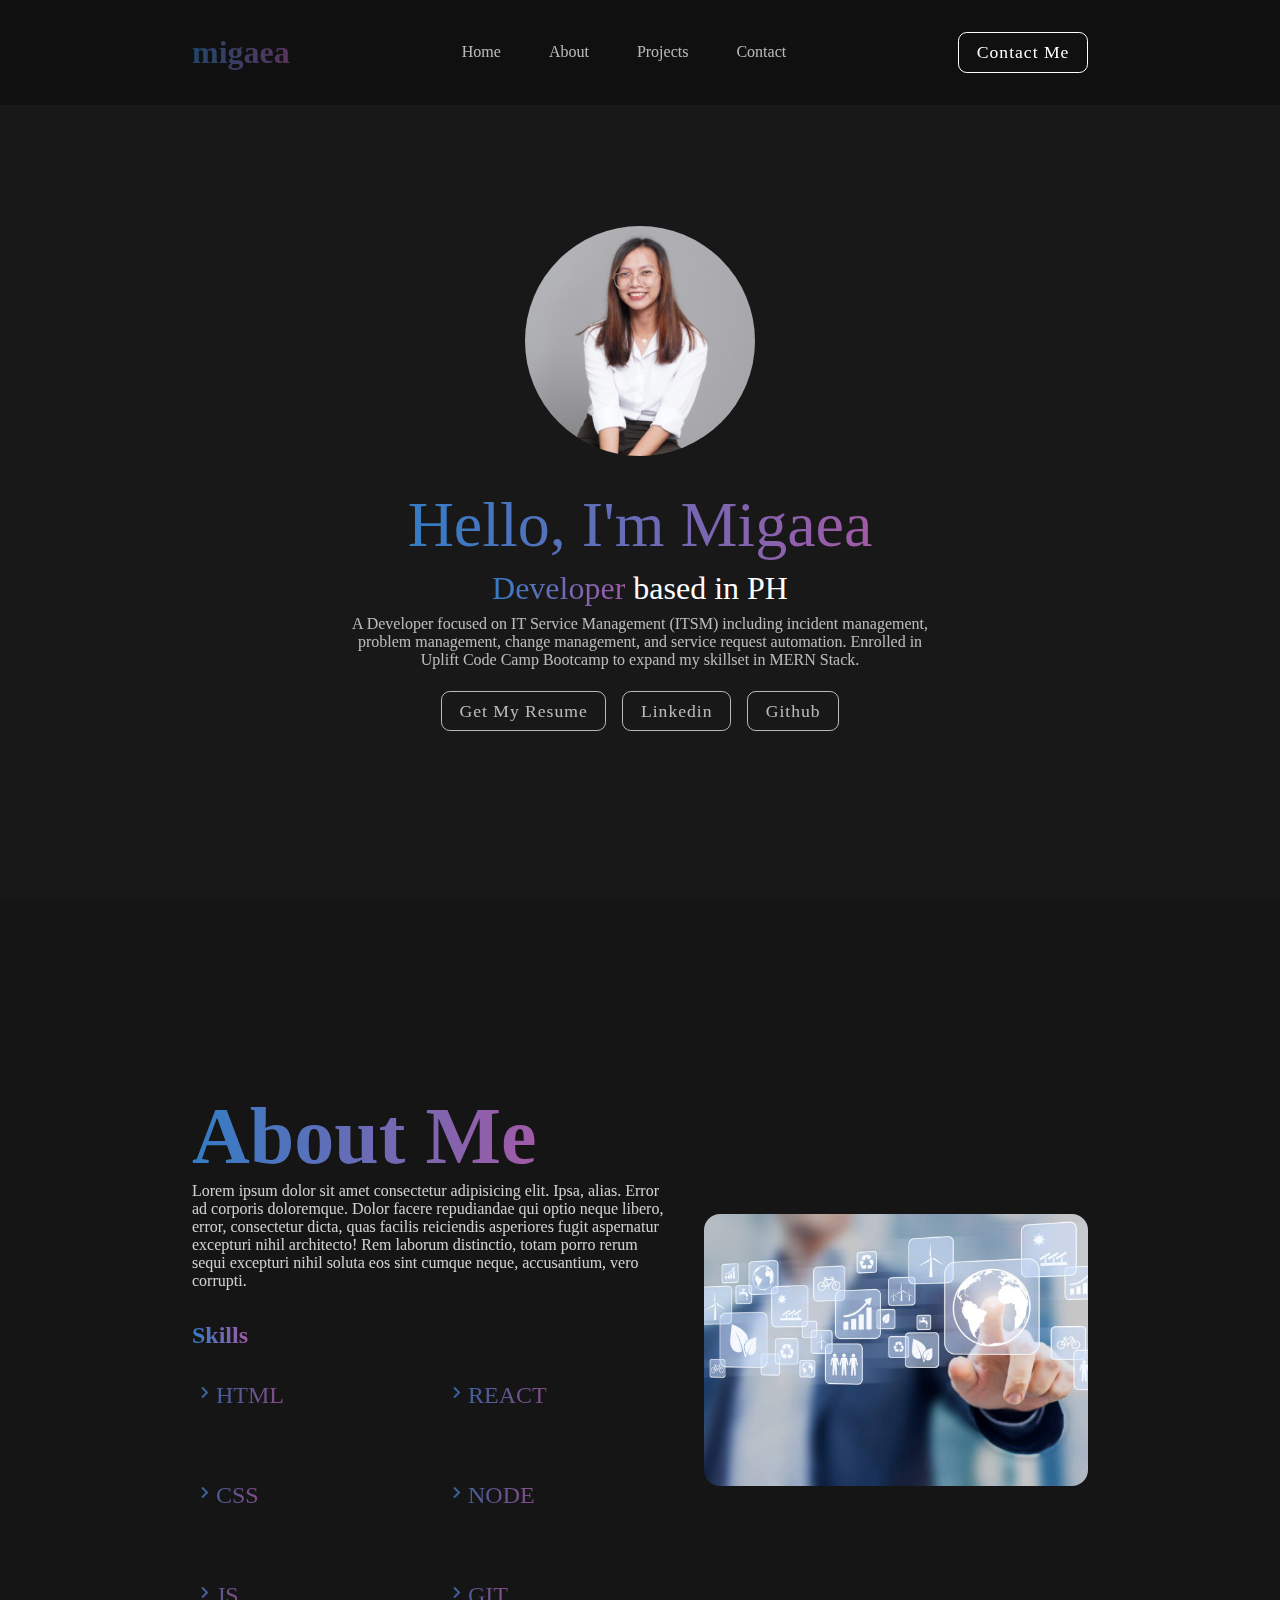
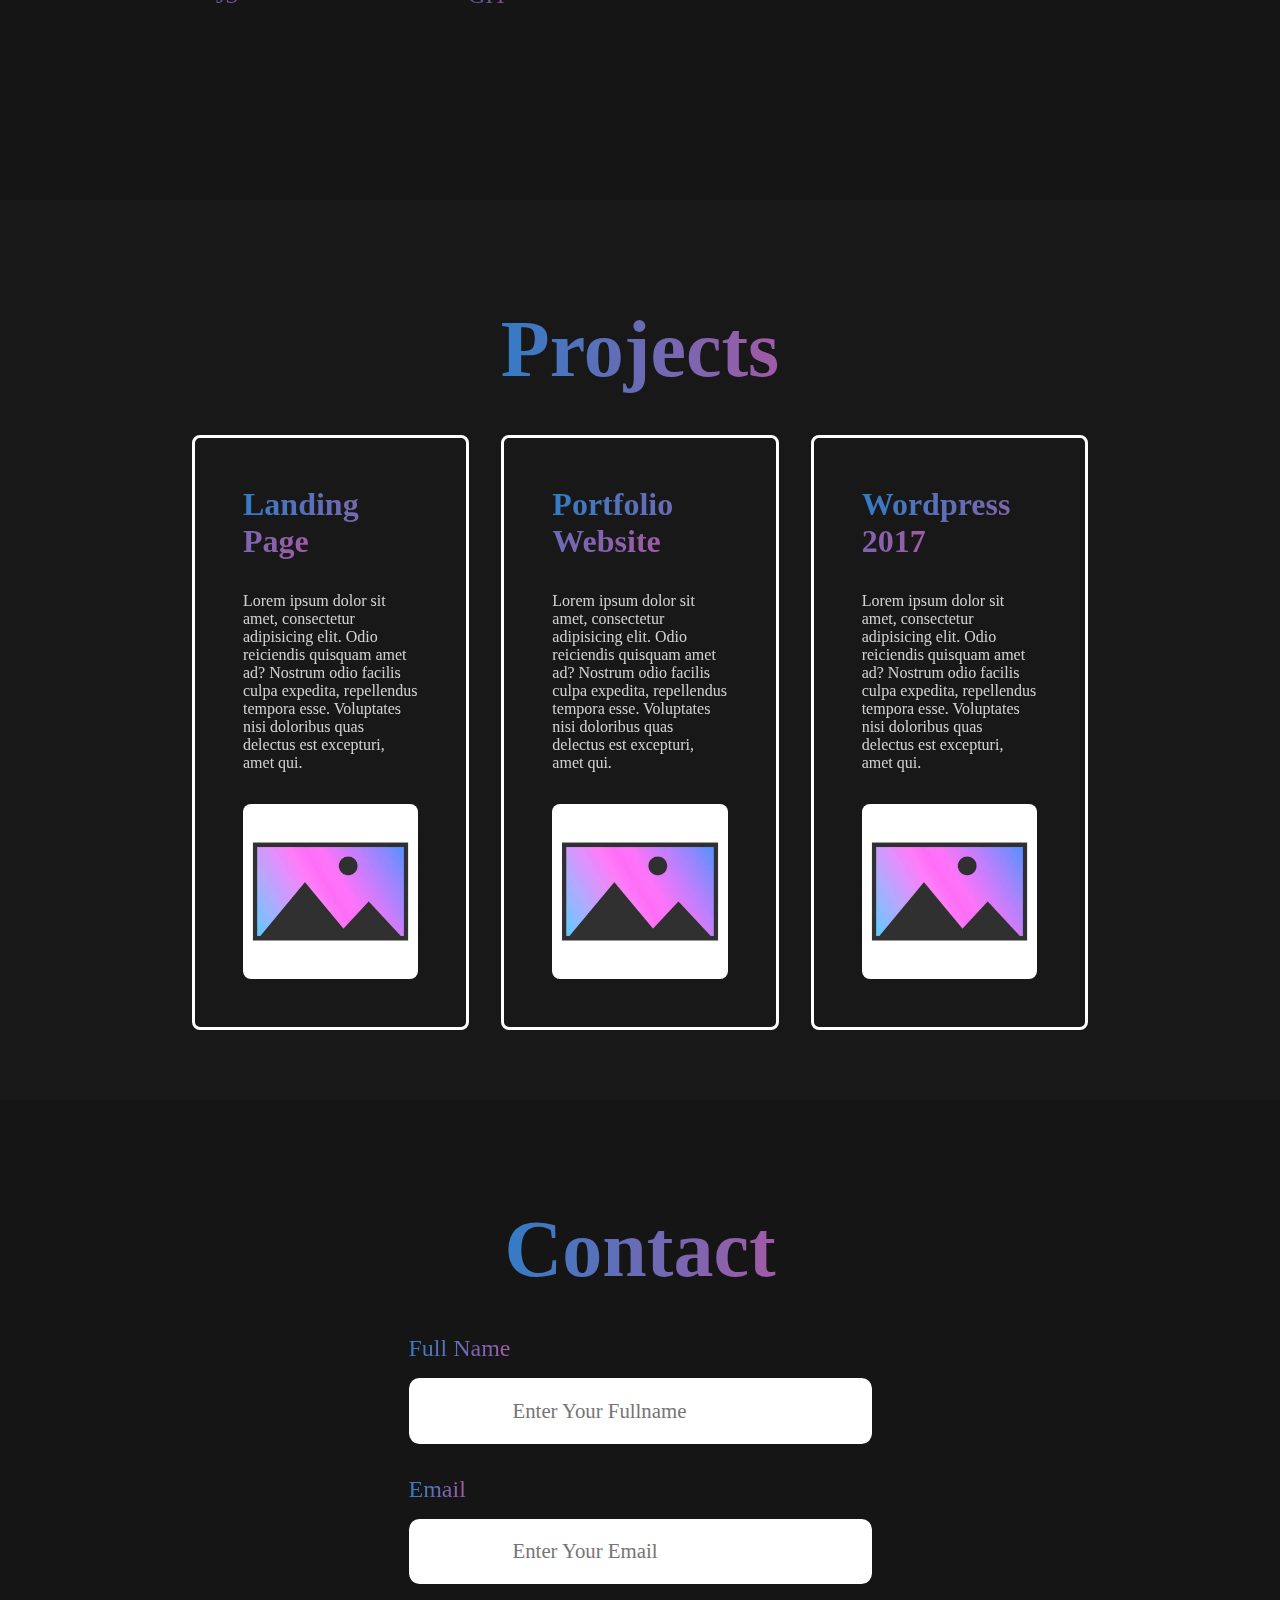
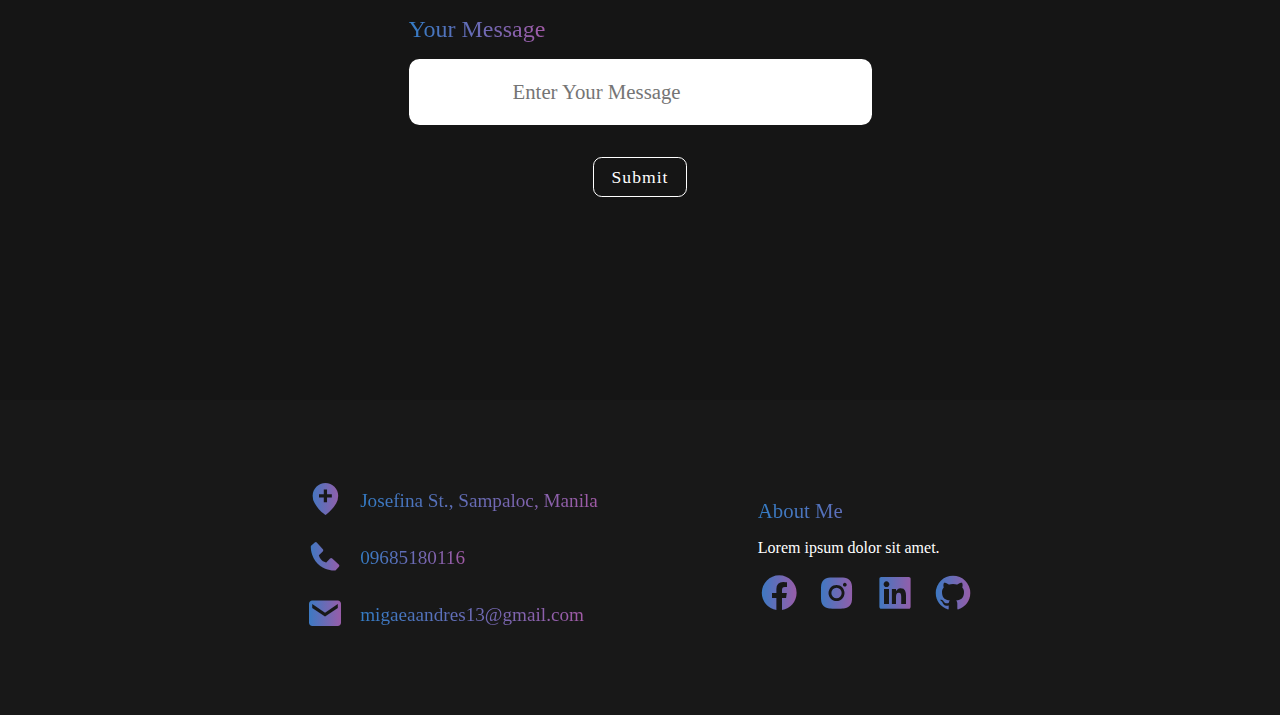
<file: index.html>
<!DOCTYPE html>
<html lang="en">
<head>
    <meta charset="UTF-8">
    <meta name="viewport" content="width=device-width, initial-scale=1.0">
    <title>Project Portfolio</title>
    <link rel="stylesheet" href="styles.css">
    <link href='https://unpkg.com/boxicons@2.1.4/css/boxicons.min.css' rel='stylesheet'>
</head>
<body>
    <nav>
        <a href="#" class="logo"><span>migaea</span></a>

        <ul class="links">
            <a href="#home">Home</a>
            <a href="#about">About</a>
            <a href="#projects">Projects</a>
            <a href="#contact">Contact</a>
        </ul>

            <i class='bx bx-menu-alt-right' id="menu"></i>

            <a href="#contact" class="btn">Contact Me</a>
    </nav>

    <section id="home">
        <img src="assets/mia-photo.png" alt="Mia Photo">

        <div class="info-box">
            <h1><span>Hello, I'm Migaea</span></h1>
            <h3><span>Developer</span> based in PH</h3>
            <p>A Developer focused on IT Service Management (ITSM) including
                incident management, problem management, change management, and service request automation. Enrolled in Uplift Code Camp Bootcamp to expand my skillset in MERN Stack. </p>
        </div>

        <div class="btn-box">
            <div><a  href="assets/resume.pdf" target="_blank">Get My Resume</a></div>
            <div><a  href="https://www.linkedin.com/in/migaea-andres/" target="_blank">Linkedin</a></div>
            <div><a  href="https://github.com/migaea-13/" target="_blank">Github</a></div>
        </div>

    </section>

    <section id="about">
    <div class="about-box">
        <div class="about-info">
        <h1><span>About Me</span></h1>
        <p>Lorem ipsum dolor sit amet consectetur adipisicing elit. Ipsa, alias. Error ad corporis doloremque. Dolor facere repudiandae qui optio neque libero, error, consectetur dicta, quas facilis reiciendis asperiores fugit aspernatur excepturi nihil architecto! Rem laborum distinctio, totam porro rerum sequi excepturi nihil soluta eos sint cumque neque, accusantium, vero corrupti.</p>
        </div>

    <h2><span>Skills</span></h2>

        <div class="skills">
        <ul>
            <li><span><i class='bx bx-chevron-right' ></i>HTML</span></li>
            <li><span><i class='bx bx-chevron-right' ></i>CSS</span></li>
            <li><span><i class='bx bx-chevron-right' ></i>JS</span></li>
        </ul>

        <ul>
            <li><span><i class='bx bx-chevron-right' ></i>REACT</span></li>
            <li><span><i class='bx bx-chevron-right' ></i>NODE</span></li>
            <li><span><i class='bx bx-chevron-right' ></i>GIT</span></li>
        </ul>   

        </div>
    </div>
    <img src="assets/skills.jpg" alt="">
    </section>
    <section id="projects">
        <h1 class="header"><span>Projects</span></h1>

        <div class="projects-container">
            <div class="projects-box">
                <h1><span>Landing Page</span></h1>
                <p>Lorem ipsum dolor sit amet, consectetur adipisicing elit. Odio reiciendis quisquam amet ad? Nostrum odio facilis culpa expedita, repellendus tempora esse. Voluptates nisi doloribus quas delectus est excepturi, amet qui.</p>
                <img src="assets/project-placeholder.jpg" alt="">
            </div>

            <div class="projects-box">
                <h1><span>Portfolio Website</span></h1>
                <p>Lorem ipsum dolor sit amet, consectetur adipisicing elit. Odio reiciendis quisquam amet ad? Nostrum odio facilis culpa expedita, repellendus tempora esse. Voluptates nisi doloribus quas delectus est excepturi, amet qui.</p>
                <img src="assets/project-placeholder.jpg" alt="">
            </div>

            <div class="projects-box">
                <h1><span>Wordpress 2017</span></h1>
                <p>Lorem ipsum dolor sit amet, consectetur adipisicing elit. Odio reiciendis quisquam amet ad? Nostrum odio facilis culpa expedita, repellendus tempora esse. Voluptates nisi doloribus quas delectus est excepturi, amet qui.</p>
                <img src="assets/project-placeholder.jpg" alt="">
            </div>
        </div>
    </section>

    <section id="contact">

        <h1 class="header"><span>Contact</span></h1>
        <form action="#">
            <div class="input-box">
                <span>Full Name</span>
                <input type="text" placeholder="Enter Your Fullname">
            </div>

            <div class="input-box">
                <span>Email</span>
                <input type="text" placeholder="Enter Your Email">
            </div>

            <div class="input-box">
                <span>Your Message</span>
                <input type="text" placeholder="Enter Your Message">
            </div>
            <div class="btn">Submit</div>
        </form>
    </section>


    <footer>
        <div class="col-left">
            <div class="col-box">
                <span><i class='bx bxs-location-plus' ></i></span>
                <span>Josefina St., Sampaloc, Manila</span>
            </div>

            <div class="col-box">
                <span><i class='bx bxs-phone' ></i></span>
                <span>09685180116</span>
            </div>

            <div class="col-box">
                <span><i class='bx bxs-envelope' ></i></span>
                <span>migaeaandres13@gmail.com</span>
            </div>

        </div>
        <div class="col-right">
            <span>About Me</span>
            <p>Lorem ipsum dolor sit amet.</p>
            <div class="social-icons">
            <span><i class='bx bxl-facebook-circle' ></i></span>
            <span><i class='bx bxl-instagram-alt' ></i></span>
            <span><i class='bx bxl-linkedin-square' ></i></span>
            <span><i class='bx bxl-github' ></i></span>
            </div>
        </div>
   
    </footer>

    <script src="script.js"></script>

</body>
</html>
</file>
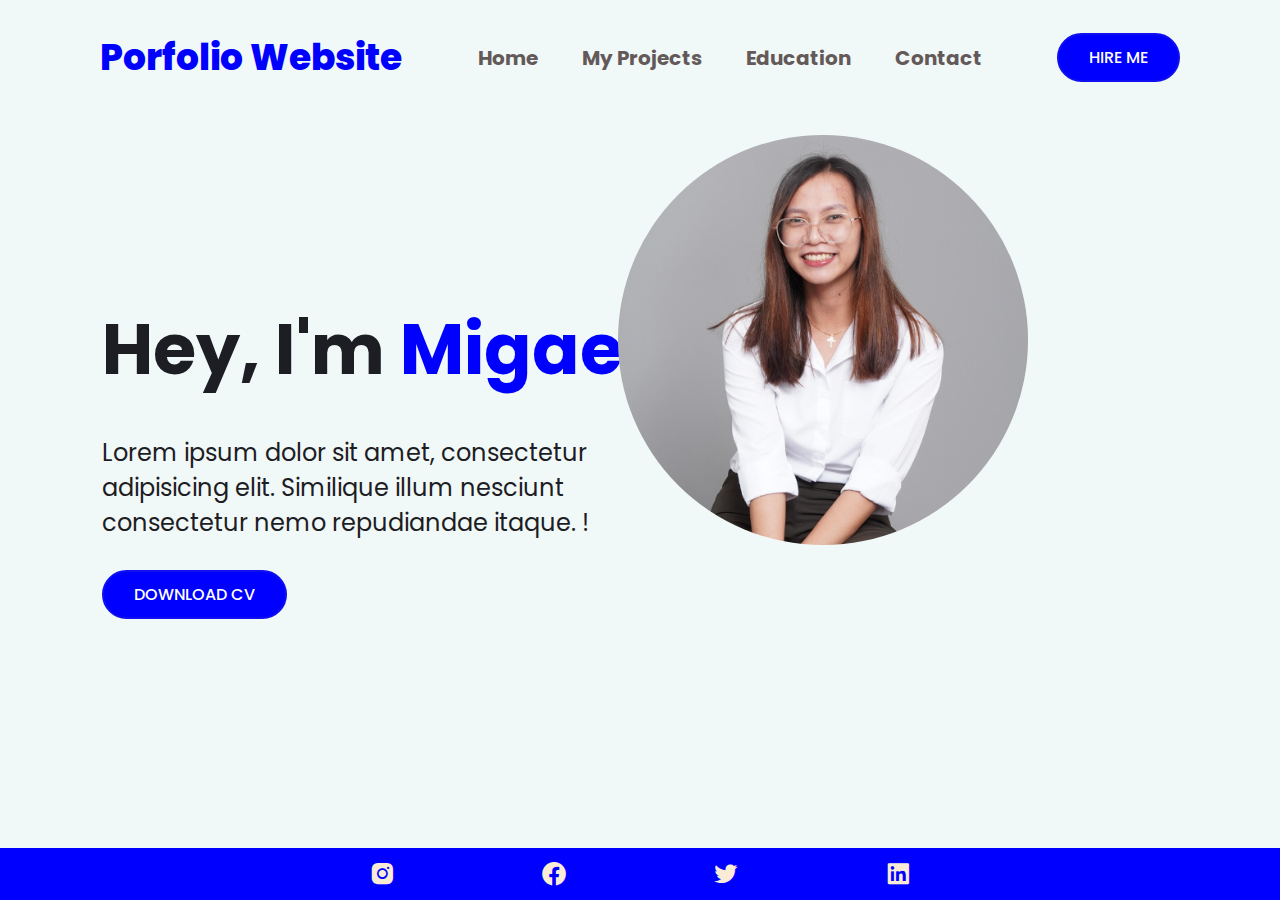
<file: simple-portfolio-website/index.html>
<!DOCTYPE html>
<html lang="en">
<head>
  <meta charset="UTF-8">
  <meta name="viewport" content="width=\, initial-scale=1.0">
  <title>Simple Portfolio Website - Migaea</title>
  <link rel="stylesheet" href="styles.css">
  <link href='https://unpkg.com/boxicons@2.1.4/css/boxicons.min.css' rel='stylesheet'>
</head>
<body>

  <div class="hero">
    <nav>
      <p class="logo">Porfolio Website</p>
      <ul>
        <li><a href="#">Home</a></li>
        <li><a href="#">My Projects</a></li>
        <li><a href="#">Education</a></li>
        <li><a href="#">Contact</a></li>
      </ul>
      <a href="#" class="btn">Hire Me</a>
    </nav>
  </div>
  <div class="detail">
    <h1>Hey, I'm <span>Migaea</span></h1>
    <p>Lorem ipsum dolor sit amet, consectetur adipisicing elit. Similique illum nesciunt consectetur nemo repudiandae itaque. !</p>
    <a href="#" class="btn">Download CV</a>
  </div>
  <div class="image">
    <img src="man.png" alt="Photo of Me">
  </div>
  <footer>
    <div class="socials">
      <i class='bx bxl-instagram-alt'></i>
      <i class='bx bxl-facebook-circle'></i>
      <i class='bx bxl-twitter' ></i>
      <i class='bx bxl-linkedin-square' ></i>
    </div>
  </footer>

  
</body>
</html>
</file>
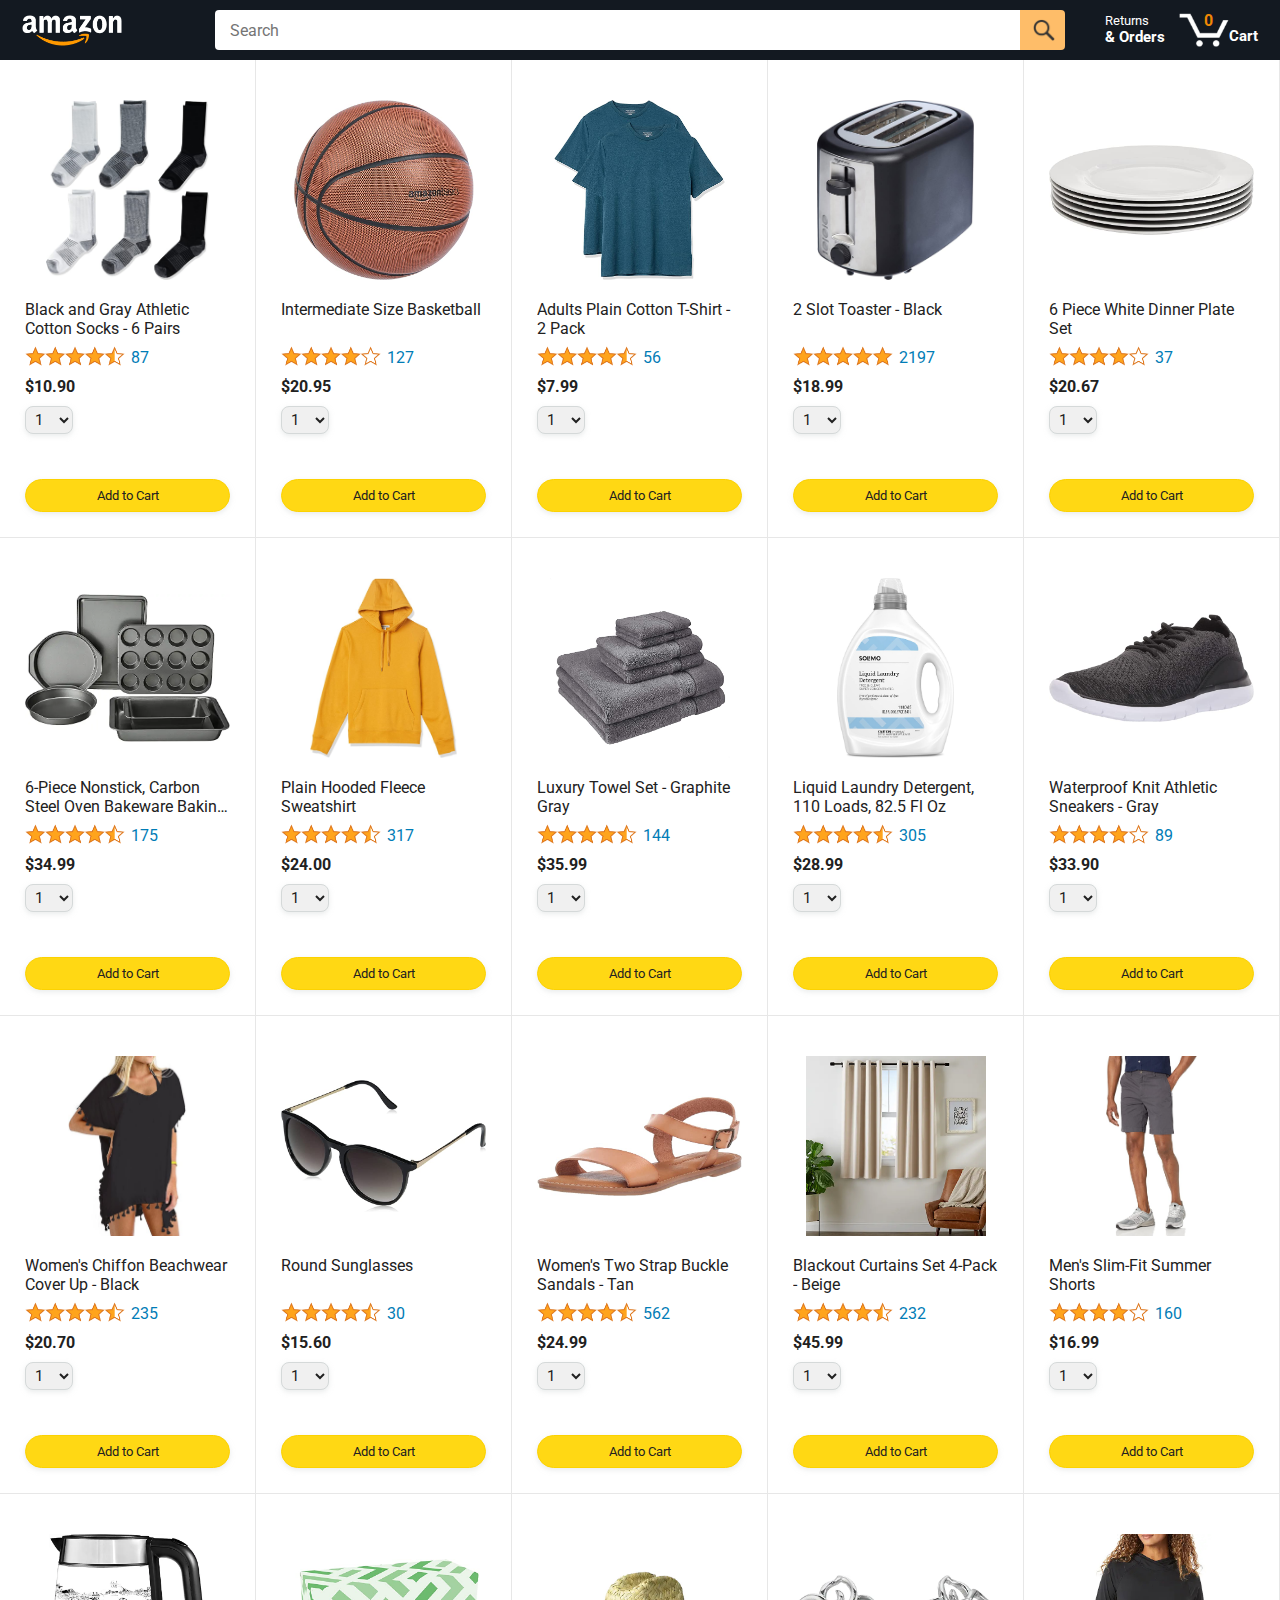
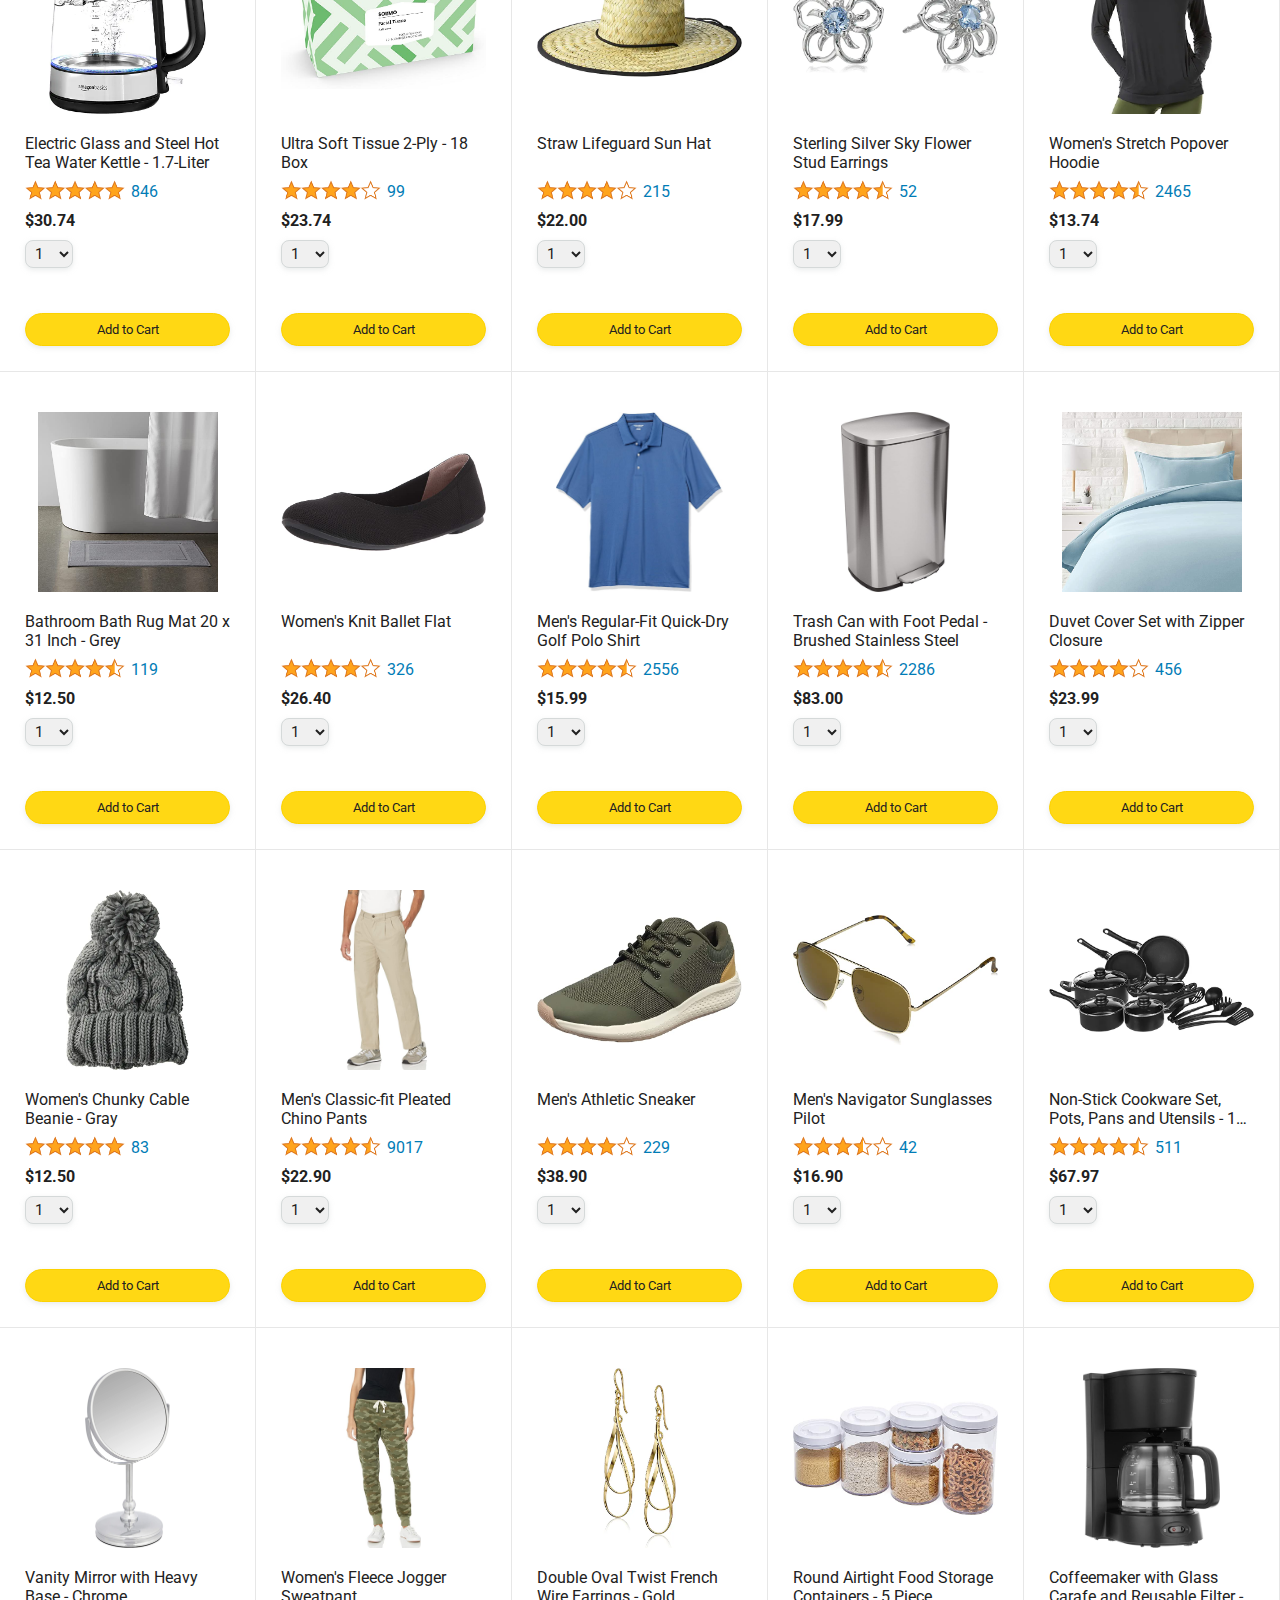
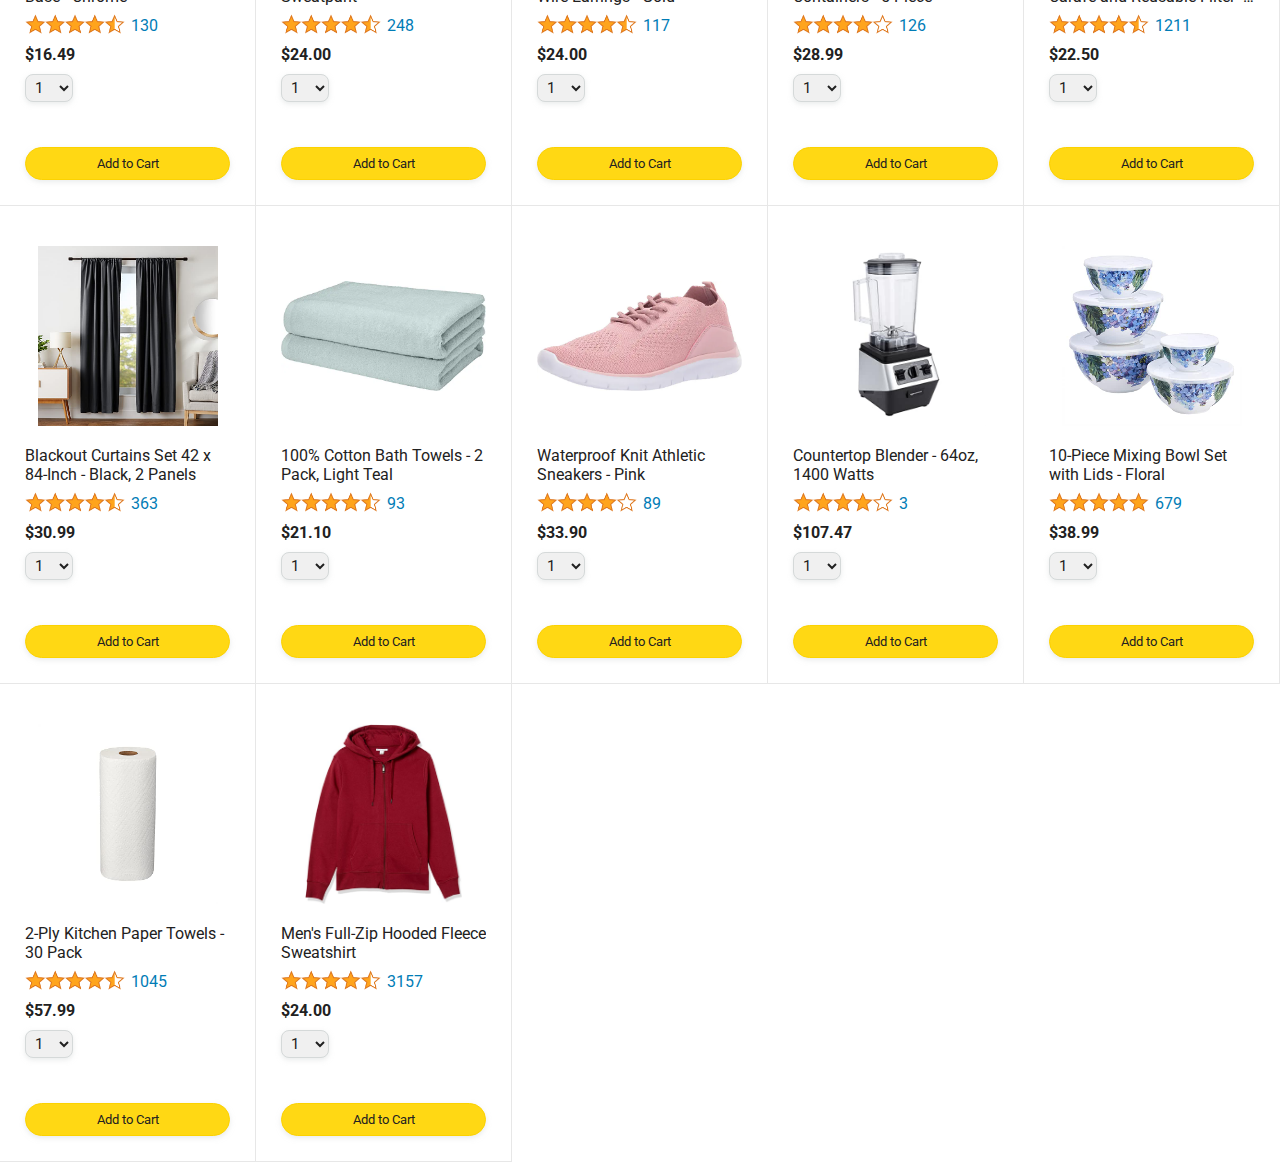
<file: javascript-amazon-project/amazon.html>
<!DOCTYPE html>
<html>
  <head>
    <title>Amazon Project</title>

    <!-- This code is needed for responsive design to work.
      (Responsive design = make the website look good on
      smaller screen sizes like a phone or a tablet). -->
    <meta name="viewport" content="width=device-width, initial-scale=1">

    <!-- Load a font called Roboto from Google Fonts. -->
    <link rel="preconnect" href="https://fonts.googleapis.com">
    <link rel="preconnect" href="https://fonts.gstatic.com" crossorigin>
    <link href="https://fonts.googleapis.com/css2?family=Roboto:wght@400;500;700&display=swap" rel="stylesheet">

    <!-- Here are the CSS files for this page. -->
    <link rel="stylesheet" href="styles/shared/general.css">
    <link rel="stylesheet" href="styles/shared/amazon-header.css">
    <link rel="stylesheet" href="styles/pages/amazon.css">
  </head>
  <body>
    <div class="amazon-header">
      <div class="amazon-header-left-section">
        <a href="amazon.html" class="header-link">
          <img class="amazon-logo"
            src="images/amazon-logo-white.png">
          <img class="amazon-mobile-logo"
            src="images/amazon-mobile-logo-white.png">
        </a>
      </div>

      <div class="amazon-header-middle-section">
        <input class="search-bar" type="text" placeholder="Search">

        <button class="search-button">
          <img class="search-icon" src="images/icons/search-icon.png">
        </button>
      </div>

      <div class="amazon-header-right-section">
        <a class="orders-link header-link" href="orders.html">
          <span class="returns-text">Returns</span>
          <span class="orders-text">& Orders</span>
        </a>

        <a class="cart-link header-link" href="checkout.html">
          <img class="cart-icon" src="images/icons/cart-icon.png">
          <div class="cart-quantity js-cart-quantity">0</div>
          <div class="cart-text">Cart</div>
        </a>
      </div>
    </div>
    
    <div class="main">
      <div class="products-grid js-products-grid">
        
      </div>
    </div>

    <script type="module" src="javascript/amazon.js"></script>
  </body>
</html>
</file>
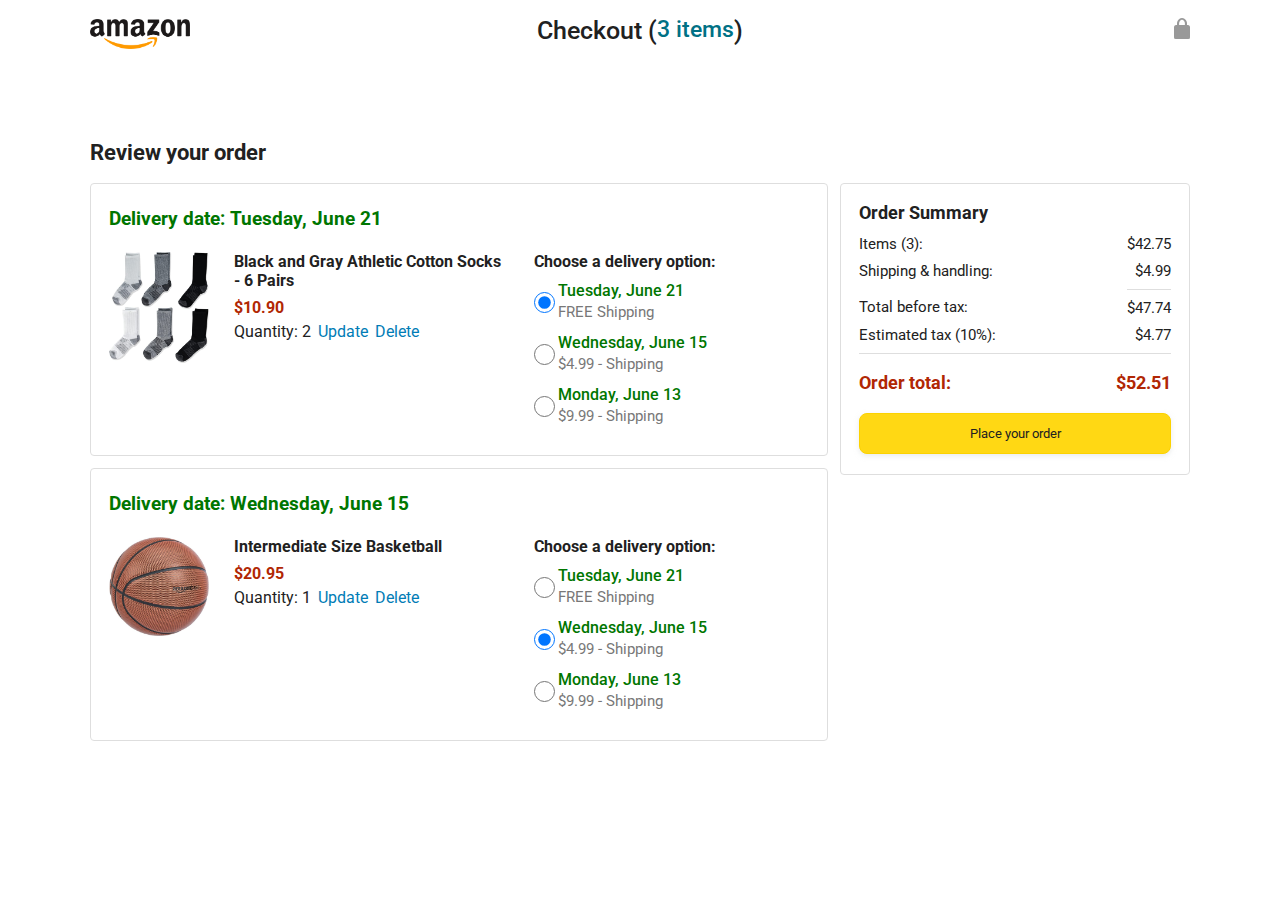
<file: javascript-amazon-project/checkout.html>
<!DOCTYPE html>
<html>
  <head>
    <title>Checkout</title>

    <!-- This code is needed for responsive design to work.
      (Responsive design = make the website look good on
      smaller screen sizes like a phone or a tablet). -->
    <meta name="viewport" content="width=device-width, initial-scale=1">

    <!-- Load a font called Roboto from Google Fonts. -->
    <link rel="preconnect" href="https://fonts.googleapis.com">
    <link rel="preconnect" href="https://fonts.gstatic.com" crossorigin>
    <link href="https://fonts.googleapis.com/css2?family=Roboto:wght@400;500;700&display=swap" rel="stylesheet">

    <!-- Here are the CSS files for this page. -->
    <link rel="stylesheet" href="styles/shared/general.css">
    <link rel="stylesheet" href="styles/pages/checkout/checkout-header.css">
    <link rel="stylesheet" href="styles/pages/checkout/checkout.css">
  </head>
  <body>
    <div class="checkout-header">
      <div class="header-content">
        <div class="checkout-header-left-section">
          <a href="amazon.html">
            <img class="amazon-logo" src="images/amazon-logo.png">
            <img class="amazon-mobile-logo" src="images/amazon-mobile-logo.png">
          </a>
        </div>

        <div class="checkout-header-middle-section">
          Checkout (<a class="return-to-home-link"
            href="amazon.html">3 items</a>)
        </div>

        <div class="checkout-header-right-section">
          <img src="images/icons/checkout-lock-icon.png">
        </div>
      </div>
    </div>

    <div class="main">
      <div class="page-title">Review your order</div>

      <div class="checkout-grid">
        <div class="order-summary">
          <div class="cart-item-container">
            <div class="delivery-date">
              Delivery date: Tuesday, June 21
            </div>

            <div class="cart-item-details-grid">
              <img class="product-image"
                src="images/products/athletic-cotton-socks-6-pairs.jpg">

              <div class="cart-item-details">
                <div class="product-name">
                  Black and Gray Athletic Cotton Socks - 6 Pairs
                </div>
                <div class="product-price">
                  $10.90
                </div>
                <div class="product-quantity">
                  <span>
                    Quantity: <span class="quantity-label">2</span>
                  </span>
                  <span class="update-quantity-link link-primary">
                    Update
                  </span>
                  <span class="delete-quantity-link link-primary">
                    Delete
                  </span>
                </div>
              </div>

              <div class="delivery-options">
                <div class="delivery-options-title">
                  Choose a delivery option:
                </div>
                <div class="delivery-option">
                  <input type="radio" checked
                    class="delivery-option-input"
                    name="delivery-option-1">
                  <div>
                    <div class="delivery-option-date">
                      Tuesday, June 21
                    </div>
                    <div class="delivery-option-price">
                      FREE Shipping
                    </div>
                  </div>
                </div>
                <div class="delivery-option">
                  <input type="radio"
                    class="delivery-option-input"
                    name="delivery-option-1">
                  <div>
                    <div class="delivery-option-date">
                      Wednesday, June 15
                    </div>
                    <div class="delivery-option-price">
                      $4.99 - Shipping
                    </div>
                  </div>
                </div>
                <div class="delivery-option">
                  <input type="radio"
                    class="delivery-option-input"
                    name="delivery-option-1">
                  <div>
                    <div class="delivery-option-date">
                      Monday, June 13
                    </div>
                    <div class="delivery-option-price">
                      $9.99 - Shipping
                    </div>
                  </div>
                </div>
              </div>
            </div>
          </div>

          <div class="cart-item-container">
            <div class="delivery-date">
              Delivery date: Wednesday, June 15
            </div>

            <div class="cart-item-details-grid">
              <img class="product-image"
                src="images/products/intermediate-composite-basketball.jpg">

              <div class="cart-item-details">
                <div class="product-name">
                  Intermediate Size Basketball
                </div>
                <div class="product-price">
                  $20.95
                </div>
                <div class="product-quantity">
                  <span>
                    Quantity: <span class="quantity-label">1</span>
                  </span>
                  <span class="update-quantity-link link-primary">
                    Update
                  </span>
                  <span class="delete-quantity-link link-primary">
                    Delete
                  </span>
                </div>
              </div>

              <div class="delivery-options">
                <div class="delivery-options-title">
                  Choose a delivery option:
                </div>

                <div class="delivery-option">
                  <input type="radio" class="delivery-option-input"
                    name="delivery-option-2">
                  <div>
                    <div class="delivery-option-date">
                      Tuesday, June 21
                    </div>
                    <div class="delivery-option-price">
                      FREE Shipping
                    </div>
                  </div>
                </div>
                <div class="delivery-option">
                  <input type="radio" checked class="delivery-option-input"
                    name="delivery-option-2">
                  <div>
                    <div class="delivery-option-date">
                      Wednesday, June 15
                    </div>
                    <div class="delivery-option-price">
                      $4.99 - Shipping
                    </div>
                  </div>
                </div>
                <div class="delivery-option">
                  <input type="radio" class="delivery-option-input"
                    name="delivery-option-2">
                  <div>
                    <div class="delivery-option-date">
                      Monday, June 13
                    </div>
                    <div class="delivery-option-price">
                      $9.99 - Shipping
                    </div>
                  </div>
                </div>
              </div>
            </div>
          </div>
        </div>

        <div class="payment-summary">
          <div class="payment-summary-title">
            Order Summary
          </div>

          <div class="payment-summary-row">
            <div>Items (3):</div>
            <div class="payment-summary-money">$42.75</div>
          </div>

          <div class="payment-summary-row">
            <div>Shipping &amp; handling:</div>
            <div class="payment-summary-money">$4.99</div>
          </div>

          <div class="payment-summary-row subtotal-row">
            <div>Total before tax:</div>
            <div class="payment-summary-money">$47.74</div>
          </div>

          <div class="payment-summary-row">
            <div>Estimated tax (10%):</div>
            <div class="payment-summary-money">$4.77</div>
          </div>

          <div class="payment-summary-row total-row">
            <div>Order total:</div>
            <div class="payment-summary-money">$52.51</div>
          </div>

          <button class="place-order-button button-primary">
            Place your order
          </button>
        </div>
      </div>
    </div>
  </body>
</html>
</file>
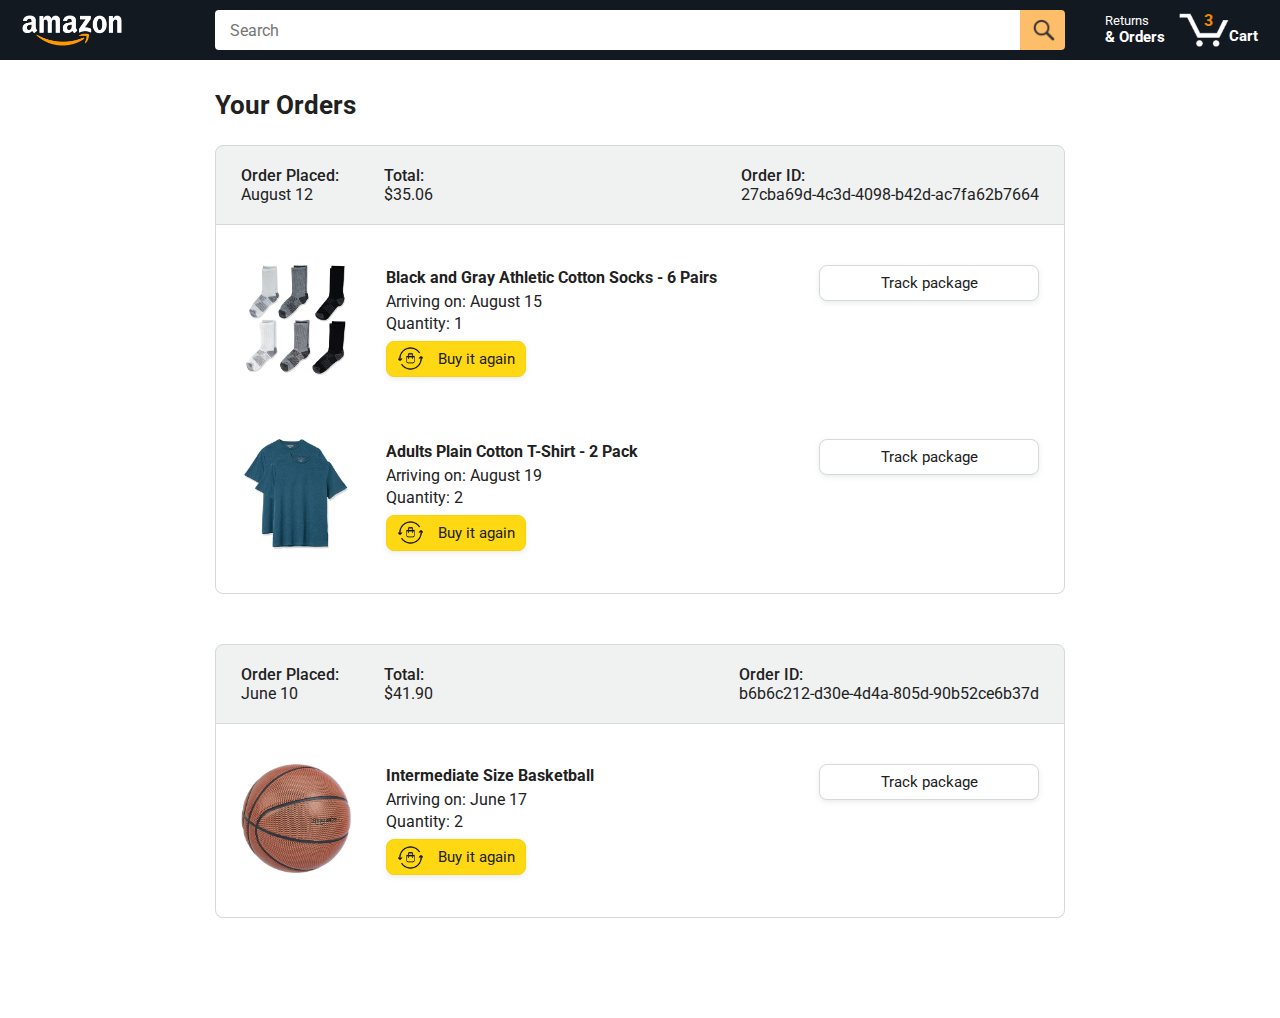
<file: javascript-amazon-project/orders.html>
<!DOCTYPE html>
<html>
  <head>
    <title>Orders</title>

    <!-- This code is needed for responsive design to work.
      (Responsive design = make the website look good on
      smaller screen sizes like a phone or a tablet). -->
    <meta name="viewport" content="width=device-width, initial-scale=1">

    <!-- Load a font called Roboto from Google Fonts. -->
    <link rel="preconnect" href="https://fonts.googleapis.com">
    <link rel="preconnect" href="https://fonts.gstatic.com" crossorigin>
    <link href="https://fonts.googleapis.com/css2?family=Roboto:wght@400;500;700&display=swap" rel="stylesheet">

    <!-- Here are the CSS files for this page. -->
    <link rel="stylesheet" href="styles/shared/general.css">
    <link rel="stylesheet" href="styles/shared/amazon-header.css">
    <link rel="stylesheet" href="styles/pages/orders.css">
  </head>
  <body>
    <div class="amazon-header">
      <div class="amazon-header-left-section">
        <a href="amazon.html" class="header-link">
          <img class="amazon-logo"
            src="images/amazon-logo-white.png">
          <img class="amazon-mobile-logo"
            src="images/amazon-mobile-logo-white.png">
        </a>
      </div>

      <div class="amazon-header-middle-section">
        <input class="search-bar" type="text" placeholder="Search">

        <button class="search-button">
          <img class="search-icon" src="images/icons/search-icon.png">
        </button>
      </div>

      <div class="amazon-header-right-section">
        <a class="orders-link header-link" href="orders.html">
          <span class="returns-text">Returns</span>
          <span class="orders-text">& Orders</span>
        </a>

        <a class="cart-link header-link" href="checkout.html">
          <img class="cart-icon" src="images/icons/cart-icon.png">
          <div class="cart-quantity">3</div>
          <div class="cart-text">Cart</div>
        </a>
      </div>
    </div>

    <div class="main">
      <div class="page-title">Your Orders</div>

      <div class="orders-grid">
        <div class="order-container">
          
          <div class="order-header">
            <div class="order-header-left-section">
              <div class="order-date">
                <div class="order-header-label">Order Placed:</div>
                <div>August 12</div>
              </div>
              <div class="order-total">
                <div class="order-header-label">Total:</div>
                <div>$35.06</div>
              </div>
            </div>

            <div class="order-header-right-section">
              <div class="order-header-label">Order ID:</div>
              <div>27cba69d-4c3d-4098-b42d-ac7fa62b7664</div>
            </div>
          </div>

          <div class="order-details-grid">
            <div class="product-image-container">
              <img src="images/products/athletic-cotton-socks-6-pairs.jpg">
            </div>

            <div class="product-details">
              <div class="product-name">
                Black and Gray Athletic Cotton Socks - 6 Pairs
              </div>
              <div class="product-delivery-date">
                Arriving on: August 15
              </div>
              <div class="product-quantity">
                Quantity: 1
              </div>
              <button class="buy-again-button button-primary">
                <img class="buy-again-icon" src="images/icons/buy-again.png">
                <span class="buy-again-message">Buy it again</span>
              </button>
            </div>

            <div class="product-actions">
              <a href="tracking.html">
                <button class="track-package-button button-secondary">
                  Track package
                </button>
              </a>
            </div>

            <div class="product-image-container">
              <img src="images/products/adults-plain-cotton-tshirt-2-pack-teal.jpg">
            </div>

            <div class="product-details">
              <div class="product-name">
                Adults Plain Cotton T-Shirt - 2 Pack
              </div>
              <div class="product-delivery-date">
                Arriving on: August 19
              </div>
              <div class="product-quantity">
                Quantity: 2
              </div>
              <button class="buy-again-button button-primary">
                <img class="buy-again-icon" src="images/icons/buy-again.png">
                <span class="buy-again-message">Buy it again</span>
              </button>
            </div>

            <div class="product-actions">
              <a href="tracking.html">
                <button class="track-package-button button-secondary">
                  Track package
                </button>
              </a>
            </div>
          </div>
        </div>

        <div class="order-container">

          <div class="order-header">
            <div class="order-header-left-section">
              <div class="order-date">
                <div class="order-header-label">Order Placed:</div>
                <div>June 10</div>
              </div>
              <div class="order-total">
                <div class="order-header-label">Total:</div>
                <div>$41.90</div>
              </div>
            </div>

            <div class="order-header-right-section">
              <div class="order-header-label">Order ID:</div>
              <div>b6b6c212-d30e-4d4a-805d-90b52ce6b37d</div>
            </div>
          </div>

          <div class="order-details-grid">
            <div class="product-image-container">
              <img src="images/products/intermediate-composite-basketball.jpg">
            </div>

            <div class="product-details">
              <div class="product-name">
                Intermediate Size Basketball
              </div>
              <div class="product-delivery-date">
                Arriving on: June 17
              </div>
              <div class="product-quantity">
                Quantity: 2
              </div>
              <button class="buy-again-button button-primary">
                <img class="buy-again-icon" src="images/icons/buy-again.png">
                <span class="buy-again-message">Buy it again</span>
              </button>
            </div>

            <div class="product-actions">
              <a href="tracking.html">
                <button class="track-package-button button-secondary">
                  Track package
                </button>
              </a>
            </div>
          </div>
        </div>
      </div>
    </div>
  </body>
</html>
</file>
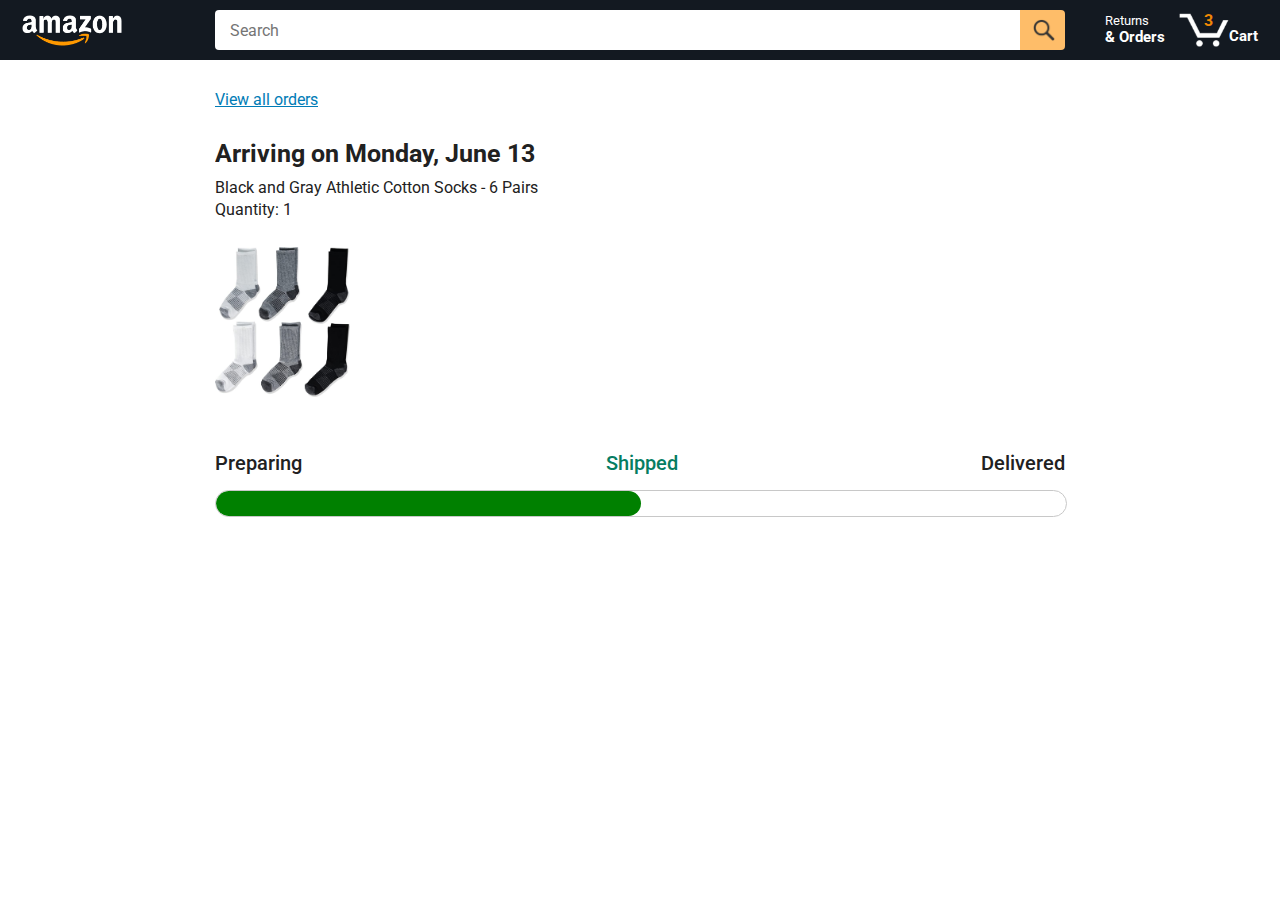
<file: javascript-amazon-project/tracking.html>
<!DOCTYPE html>
<html>
  <head>
    <title>Tracking</title>

    <!-- This code is needed for responsive design to work.
      (Responsive design = make the website look good on
      smaller screen sizes like a phone or a tablet). -->
    <meta name="viewport" content="width=device-width, initial-scale=1">

    <!-- Load a font called Roboto from Google Fonts. -->
    <link rel="preconnect" href="https://fonts.googleapis.com">
    <link rel="preconnect" href="https://fonts.gstatic.com" crossorigin>
    <link href="https://fonts.googleapis.com/css2?family=Roboto:wght@400;500;700&display=swap" rel="stylesheet">

    <!-- Here are the CSS files for this page. -->
    <link rel="stylesheet" href="styles/shared/general.css">
    <link rel="stylesheet" href="styles/shared/amazon-header.css">
    <link rel="stylesheet" href="styles/pages/tracking.css">
  </head>
  <body>
    <div class="amazon-header">
      <div class="amazon-header-left-section">
        <a href="amazon.html" class="header-link">
          <img class="amazon-logo"
            src="images/amazon-logo-white.png">
          <img class="amazon-mobile-logo"
            src="images/amazon-mobile-logo-white.png">
        </a>
      </div>

      <div class="amazon-header-middle-section">
        <input class="search-bar" type="text" placeholder="Search">

        <button class="search-button">
          <img class="search-icon" src="images/icons/search-icon.png">
        </button>
      </div>

      <div class="amazon-header-right-section">
        <a class="orders-link header-link" href="orders.html">
          <span class="returns-text">Returns</span>
          <span class="orders-text">& Orders</span>
        </a>

        <a class="cart-link header-link" href="checkout.html">
          <img class="cart-icon" src="images/icons/cart-icon.png">
          <div class="cart-quantity">3</div>
          <div class="cart-text">Cart</div>
        </a>
      </div>
    </div>

    <div class="main">
      <div class="order-tracking">
        <a class="back-to-orders-link link-primary" href="orders.html">
          View all orders
        </a>

        <div class="delivery-date">
          Arriving on Monday, June 13
        </div>

        <div class="product-info">
          Black and Gray Athletic Cotton Socks - 6 Pairs
        </div>

        <div class="product-info">
          Quantity: 1
        </div>

        <img class="product-image" src="images/products/athletic-cotton-socks-6-pairs.jpg">

        <div class="progress-labels-container">
          <div class="progress-label">
            Preparing
          </div>
          <div class="progress-label current-status">
            Shipped
          </div>
          <div class="progress-label">
            Delivered
          </div>
        </div>

        <div class="progress-bar-container">
          <div class="progress-bar"></div>
        </div>
      </div>
    </div>
  </body>
</html>
</file>
<file: styles.css>
* {
    margin: 0;
    padding: 0;
    box-sizing: border-box;
    text-decoration: none;
    list-style: none;
    scroll-behavior: smooth;
    font-family: 'Tahoma';
}
:root {
    --background: rgb(24,24,24);
    --second-background: rgb(21,21,21);
}

body {
    min-height: 100vh;
    background-color: var(--background);
}

nav {
    position: fixed;
    top: 0;
    width: 100%;
    background-color: rgb(15, 15, 15,0.8);
    padding: 2em 15%;
    display: flex;
    align-items: center;
    justify-content: space-between;
    backdrop-filter: blur(10px);
    z-index: 1000;
}

ul {
    display: flex;
    align-items: center;
    gap: 3em;
}

nav ul a {
    color: white;
    opacity: 0.7;
    transition: 0.2s ease-in-out;
}
nav ul a:hover{
    opacity: 1;
}

.btn-box a {
    color: white;
    opacity: 0.7;
    transition: 0.2s ease-in-out;
    border: 1px solid white;
    padding: 0.5em 1em;
    border-radius: 0.5em;
    letter-spacing: 1px;
    font-size: 1.1em;
    cursor: pointer;
    color: white;
    font-weight: 500;
    transition: 0.3s ease-in-out;
}
.btn-box a:hover{
    opacity: 1;
    background-color: white;
    color: var(--background);
}

.logo {
    font-size: 2em;
    color: white;
    font-weight: 800;
    opacity: 0.5;
    transition: 0.2s ease-in-out;
}
.logo:hover{
    opacity: 1;
}

.btn {
    border: 1px solid white;
    padding: 0.5em 1em;
    border-radius: 0.5em;
    letter-spacing: 1px;
    font-size: 1.1em;
    cursor: pointer;
    color: white;
    font-weight: 500;
    transition: 0.3s ease-in-out;
}
.btn:hover {
    background-color: white;
    color: var(--background);
}
span {
    background: linear-gradient(to right, #337cc5, #a15aa6);
    background-clip: text;
    color: transparent;

}

#menu {
    color: white;
    font-size: 3em;
    display: none;
}


section {
    min-height: 100vh;
    padding: 5% 15%;
}

#home {
    display: flex;
    flex-direction: column;
    align-items: center;
    justify-content: center;
    gap: 2em;
    color: white;
}

#home img {
    width: 18vw;
    border-radius: 50%;
    margin-top: 3em;
}

.info-box {
    display: flex;
    flex-direction: column;
    text-align: center;
    gap: 0.5em;
    max-width: 600px;
}

.info-box h1 {
    font-weight: 500;
    font-size: 4em;

}

.info-box h3 {
    font-weight: 400;
    font-size: 2em;
}

.info-box p {
    opacity: 0.7;
}

.btn-box {
    display: flex;
    gap: 1em;
}

.btn-box .btn:nth-of-type(2) {
    background-color: white;
    color: var(--background);
}

.btn-box .btn:nth-of-type(2):hover {
    background-color: var(--background);
    color: white;
}

#about {
    background-color:var(--second-background);
    display: flex;
    align-items: center;
    justify-content: center;
    gap: 2em;
}

#about img {
    width: 30vw;
    border-radius: 1em;
}

.about-box {
    display: flex;
    flex-direction: column;
    text-align: left;
    gap: 2em;
}

.about-box h1 {
    font-size: 5em;
}
.about-box p {
    color: white;
    opacity: 0.8;
}
.skills {
    display: flex;
    text-align: left;
    gap: 10em;
}

.skills ul {
    display: flex;
    flex-direction: column;
    font-size: 1.5em;
    color: white;
    opacity: 0.8;
    font-weight: 500;
    align-items: baseline;
}

#projects {
    background-color: var(--background);
}

.header {
    text-align: center;
    font-size: 5em;
    margin: 0.5em 0;
}

.projects-container {
    display: grid;
    grid-template-columns: repeat(auto-fit,minmax(250px, 1fr));
    gap: 2em;
}

.projects-box {
    border: 3px solid white;
    border-radius: 0.5em;
    display: flex;
    flex-direction: column;
    justify-content: center;
    overflow: hidden;
    object-fit: cover;
    padding: 3em;
    gap: 2em;
    color: white;
    cursor: pointer;
    transition: 0.3s ease-in-out;
}

.projects-box:hover {
    border: 3px solid gray;
}
.projects-box p{
    opacity: 0.8;
}
.projects-box h1 {
    font-size: 2em;
}


.projects-box img {
    min-width: 25px;
    border-radius: 0.5em;
}


#contact {
    background-color: var(--second-background);
}
form {
    display: flex;
    flex-direction: column;
    align-items: center;
    justify-content: center;
    gap: 2em;
}

form .input-box {
    display: flex;
    flex-direction: column;
    align-items: baseline;
    gap: 1em;
}

.input-box span {
    font-size: 1.5em;
}

form input {
    font-size: 1.3em;
    padding: 1em 5em;
    border-radius: 0.5em;
    border: none;
    outline: none;
}

form input:focus {
    background-color: gray;
}

footer {
    display: flex;
    align-items: center;
    justify-content: center;
    gap: 10em;
    bottom: 0;
    background-color: var(--background);
    width: 100%;
    padding: 5em 15%;
}

.col-left, .col-right {
    display: flex;
    flex-direction: column;
    gap: 1em;
}
.col-box {
    display: flex;
    align-items: center;
    gap: 1em;
}
.col-box i {
    font-size: 2em;
}
.col-box span {
    font-size: 1.2em;
}

.col-right {
    color: white;
    max-width: 500px;
}
.col-right span {
    font-size: 1.3em;
}

.col-right .social-icons {
    display: flex;
    align-items: baseline;
    justify-content: left;
    gap: 1em;
}

.col-right .social-icons i{
    font-size: 2em;
}


@media(max-width:968px){
    section {
        padding: 8em 15%;
    }
    nav .btn {
        display: none;
    }
    #menu {
        display: block;
    }
    .links {
        position: absolute;
        top: 100%;
        width: 100%;
        padding: 1em 3em;
        color: white;
        display: flex;
        flex-direction: column;
        text-align: center;
        background-color: rgba(0,0,0,0.9);
        display: none;
    }

    .links a {
        margin: 2em 0;
        display: block;
        font-size: 1.5em;
        color: white;
    }
    .links.active {
        display:block;
    }
    #home h1 {
        font-size: 4em;
    }
    #home h3 {
        font-size: 2em;
    }
    #home img {
        width: 24vw;
    }
    #about {
        flex-direction: column;
    }
    #about img {
        width: 32vw;
    }
    #about h1 {
        font-size: 3em;
    }
    #about ul {
        font-size: 1em;
    }

}

@media(max-width:768px){
    #home h1 {
        font-size: 2.5em;
    }
    #home h3 {
        font-size: 1.5em;
    }
    #home img {
        width: 32vw;
    }
    #about .skills {
        gap: 3em;
    }
    #projects .header {
        font-size: 3em;
    }
    #contact .header {
        font-size: 3em;
    }
    .input-box input {
        padding: 0.5em 1em;
    }
    footer{
        flex-direction: column;
        gap: 5em;
        align-items: baseline ;
    }
}
</file>
<file: simple-portfolio-website/styles.css>
@import url('https://fonts.googleapis.com/css2?family=Poppins:ital,wght@0,100;0,200;0,300;0,400;0,500;0,600;0,700;0,800;0,900;1,100;1,200;1,300;1,400;1,500;1,600;1,700;1,800;1,900&family=Roboto:ital,wght@0,100;0,300;0,400;0,500;0,700;0,900;1,100;1,300;1,400;1,500;1,700;1,900&display=swap');

* {
  margin: 0;
  padding: 0;
  box-sizing: border-box;
  font-family: 'Poppins';
  text-decoration: none;
  list-style: none;
}

.hero {
  height: 100vh;
  background-color: rgb(240, 248, 248);
  width: 100%;
}

nav {
  display: flex;
  justify-content: space-between;
  align-items: center;
  padding: 30px 100px;
}

.logo {
  font-size: 36px;
  font-weight:  800;
  color: blue;
  cursor: pointer ;
  transition: 0.3s ease;
}

.logo:hover {
  transform: scale(1.1);
}

nav ul li {
  display: inline-block;
  padding: 10px 20px;
}

nav ul li a{
  color: rgb(100, 89, 89);
  position: relative;
  padding: 5px 0;
  font-weight: bold;
  font-size: 20px;
  transition: 0.3s ease;
}

nav ul li a:hover {
  color: rgb(22, 29, 233);
}

nav ul li a::after {
  content: "" ;
  bottom: 0;
  left: 0;
  width: 0;
  position: absolute;
  height: 3px;
  background-color: black;
  transition: 0.3s ease;
}


nav ul li a:hover::after {
  width: 100%;
}

.btn {
  color: white;
  text-transform: uppercase;
  background-color: blue;
  padding: 10px 30px;
  border-radius: 2em;
  display: inline-block;
  font-weight: 500;
  transition: all .4s ease;
  border: 2px solid rgb(15, 15, 239);
}

.btn:hover {
  background: transparent;
  color: blue;
}

.detail {
  position: absolute;
  top: 35%;
  left: 8%;
}

.detail h1 {
  color: #1d1d24;
  font-size: 70px;
  font-weight: 700;
  line-height: 70px;
}

.detail h1 span {
  color: blue;
}

.detail p {
  color:#1d1d24;
  font-size: 24px;
  width: 500px;
  margin-top: 50px;
  margin-bottom: 30px;
}

.image img {
  display: block;
  width: 80%;
  height: auto;
  border-radius: 50%;

}

.image {
  width: 40%;
  height: 85%;
  position: absolute;
  bottom: 0;
  right: 150px;
}

.socials {
  position: fixed;
  width: 100%;
  bottom: 0;
  background-color: blue;
  display: flex;
  align-items: center;
  justify-content:center ;
  gap: 5em;
  font-size: 28px;
  color: antiquewhite;
  padding: 10px 30px;

}

.socials i {
  padding: 2px;
  transition: 0.3s ease;
}

.socials i:hover {
  color: blue;
  background-color: white;
  border-radius: 50%;
}
</file>
<file: javascript-amazon-project/styles/shared/general.css>
body {
  font-family: Roboto, Arial;
  color: rgb(33, 33, 33);
  /* The <body> element has a default margin of 8px
     on all sides. This removes the default margins. */
  margin: 0;
}

/* <p> elements have a default margin on the top
   and bottom. This removes the default margins. */
p {
  margin: 0;
}

button {
  cursor: pointer;
}

select {
  cursor: pointer;
}

input, select, button {
  font-family: Roboto, Arial;
}

.button-primary {
  color: rgb(33, 33, 33);
  background-color: rgb(255, 216, 20);
  border: 1px solid rgb(252, 210, 0);
  border-radius: 8px;
  cursor: pointer;
  box-shadow: 0 2px 5px rgba(213, 217, 217, 0.5);
}

.button-primary:hover {
  background-color: rgb(247, 202, 0);
  border: 1px solid rgb(242, 194, 0);
}

.button-primary:active {
  background: rgb(255, 216, 20);
  border-color: rgb(252, 210, 0);
  box-shadow: none;
}

.button-secondary {
  color: rgb(33, 33, 33);
  background: white;
  border: 1px solid rgb(213, 217, 217);
  border-radius: 8px;
  cursor: pointer;
  box-shadow: 0 2px 5px rgba(213, 217, 217, 0.5);
}

.button-secondary:hover {
  background-color: rgb(247, 250, 250);
}

.button-secondary:active {
  background-color: rgb(237, 253, 255);
  box-shadow: none;
}

/* These styles will limit text to 2 lines. Anything
   beyond 2 lines will be replaced with "..."
   You can find this code by using an A.I. tool or by
   searching in Google.
   https://css-tricks.com/almanac/properties/l/line-clamp/ */
.limit-text-to-2-lines {
  display: -webkit-box;
  -webkit-line-clamp: 2;
  -webkit-box-orient: vertical;
  overflow: hidden;
}

.link-primary {
  color: rgb(1, 124, 182);
  cursor: pointer;
}

.link-primary:hover {
  color: rgb(196, 80, 0);
}

/* Styles for dropdown selectors. */
select {
  color: rgb(33, 33, 33);
  background-color: rgb(240, 240, 240);
  border: 1px solid rgb(213, 217, 217);
  border-radius: 8px;
  padding: 3px 5px;
  font-size: 15px;
  cursor: pointer;
  box-shadow: 0 2px 5px rgba(213, 217, 217, 0.5);
}

select:focus,
input:focus {
  outline: 2px solid rgb(255, 153, 0);
}
</file>
<file: javascript-amazon-project/styles/shared/amazon-header.css>
.amazon-header {
  background-color: rgb(19, 25, 33);
  color: white;
  padding-left: 15px;
  padding-right: 15px;

  display: flex;
  align-items: center;
  justify-content: space-between;

  position: fixed;
  top: 0;
  left: 0;
  right: 0;
  height: 60px;
}

.amazon-header-left-section {
  width: 180px;
}

@media (max-width: 800px) {
  .amazon-header-left-section {
    width: unset;
  }
}

.header-link {
  display: inline-block;
  padding: 6px;
  border-radius: 2px;
  cursor: pointer;
  text-decoration: none;
  border: 1px solid rgba(0, 0, 0, 0);
}

.header-link:hover {
  border: 1px solid white;
}

.amazon-logo {
  width: 100px;
  margin-top: 5px;
}

.amazon-mobile-logo {
  display: none;
}

@media (max-width: 575px) {
  .amazon-logo {
    display: none;
  }

  .amazon-mobile-logo {
    display: block;
    height: 35px;
    margin-top: 5px;
  }
}

.amazon-header-middle-section {
  flex: 1;
  max-width: 850px;
  margin-left: 10px;
  margin-right: 10px;
  display: flex;
}

.search-bar {
  flex: 1;
  width: 0;
  font-size: 16px;
  height: 38px;
  padding-left: 15px;
  border: none;
  border-top-left-radius: 4px;
  border-bottom-left-radius: 4px;
  border-top-right-radius: 0;
  border-bottom-right-radius: 0;
}

.search-button {
  background-color: rgb(254, 189, 105);
  border: none;
  width: 45px;
  height: 40px;
  border-top-right-radius: 4px;
  border-bottom-right-radius: 4px;
  flex-shrink: 0;
}

.search-icon {
  height: 22px;
  margin-left: 2px;
  margin-top: 3px;
}

.amazon-header-right-section {
  width: 180px;
  flex-shrink: 0;
  display: flex;
  justify-content: end;
}

.orders-link {
  color: white;
}

.returns-text {
  display: block;
  font-size: 13px;
}

.orders-text {
  display: block;
  font-size: 15px;
  font-weight: 700;
}

.cart-link {
  color: white;
  display: flex;
  align-items: center;
  position: relative;
}

.cart-icon {
  width: 50px;
}

.cart-text {
  margin-top: 12px;
  font-size: 15px;
  font-weight: 700;
}

.cart-quantity {
  color: rgb(240, 136, 4);
  font-size: 16px;
  font-weight: 700;

  position: absolute;
  top: 4px;
  left: 22px;
  
  width: 26px;
  text-align: center;
}
</file>
<file: javascript-amazon-project/styles/pages/amazon.css>
.main {
  margin-top: 60px;
}

.products-grid {
  display: grid;

  /* - In CSS Grid, 1fr means a column will take up the
       remaining space in the grid.
     - If we write 1fr 1fr ... 1fr; 8 times, this will
       divide the grid into 8 columns, each taking up an
       equal amount of the space.
     - repeat(8, 1fr); is a shortcut for repeating "1fr"
       8 times (instead of typing out "1fr" 8 times).
       repeat(...) is a special property that works with
       display: grid; */
  grid-template-columns: repeat(8, 1fr);
}

/* @media is used to create responsive design (making the
   website look good on any screen size). This @media
   means when the screen width is 2000px or less, we
   will divide the grid into 7 columns instead of 8. */
@media (max-width: 2000px) {
  .products-grid {
    grid-template-columns: repeat(7, 1fr);
  }
}

/* This @media means when the screen width is 1600px or
   less, we will divide the grid into 6 columns. */
@media (max-width: 1600px) {
  .products-grid {
    grid-template-columns: repeat(6, 1fr);
  }
}

@media (max-width: 1300px) {
  .products-grid {
    grid-template-columns: repeat(5, 1fr);
  }
}

@media (max-width: 1000px) {
  .products-grid {
    grid-template-columns: repeat(4, 1fr);
  }
}

@media (max-width: 800px) {
  .products-grid {
    grid-template-columns: repeat(3, 1fr);
  }
}

@media (max-width: 575px) {
  .products-grid {
    grid-template-columns: repeat(2, 1fr);
  }
}

@media (max-width: 450px) {
  .products-grid {
    grid-template-columns: 1fr;
  }
}

.product-container {
  padding-top: 40px;
  padding-bottom: 25px;
  padding-left: 25px;
  padding-right: 25px;

  border-right: 1px solid rgb(231, 231, 231);
  border-bottom: 1px solid rgb(231, 231, 231);

  display: flex;
  flex-direction: column;
}

.product-image-container {
  display: flex;
  justify-content: center;
  align-items: center;

  height: 180px;
  margin-bottom: 20px;
}

.product-image {
  /* Images will overflow their container by default. To
    prevent this, we set max-width and max-height to 100%
    so they stay inside their container. */
  max-width: 100%;
  max-height: 100%;
}

.product-name {
  height: 40px;
  margin-bottom: 5px;
}

.product-rating-container {
  display: flex;
  align-items: center;
  margin-bottom: 10px;
}

.product-rating-stars {
  width: 100px;
  margin-right: 6px;
}

.product-rating-count {
  color: rgb(1, 124, 182);
  cursor: pointer;
  margin-top: 3px;
}

.product-price {
  font-weight: 700;
  margin-bottom: 10px;
}

.product-quantity-container {
  margin-bottom: 17px;
}

.product-spacer {
  flex: 1;
}

.added-to-cart {
  color: rgb(6, 125, 98);
  font-size: 16px;

  display: flex;
  align-items: center;
  margin-bottom: 8px;

  /* At first, the "Added to cart" message will
     be invisible. Use JavaScript to change the
     opacity and make it visible. */
  opacity: 0;
}

.added-to-cart img {
  height: 20px;
  margin-right: 5px;
}

.add-to-cart-button {
  width: 100%;
  padding: 8px;
  border-radius: 50px;
}
</file>
<file: javascript-amazon-project/styles/pages/checkout/checkout-header.css>
.checkout-header {
  height: 60px;
  padding-left: 30px;
  padding-right: 30px;
  background-color: white;

  display: flex;
  justify-content: center;

  position: fixed;
  top: 0;
  left: 0;
  right: 0;
  z-index: 1000;
}

.header-content {
  width: 100%;
  max-width: 1100px;

  display: flex;
  align-items: center;
}

.checkout-header-left-section {
  width: 150px;
}

.amazon-logo {
  width: 100px;
  margin-top: 12px;
}

.amazon-mobile-logo {
  display: none;
}

/* @media is used to create responsive design (making the
   website look good on any screen size). This @media
   means when the screen width is 575px or less, different
   styles (inside the {...}) will be applied. */
@media (max-width: 575px) {
  .checkout-header-left-section {
    width: auto;
  }

  .amazon-logo {
    display: none;
  }

  .amazon-mobile-logo {
    display: inline-block;
    height: 35px;
    margin-top: 5px;
  }
}

.checkout-header-middle-section {
  flex: 1;
  flex-shrink: 0;
  text-align: center;

  font-size: 25px;
  font-weight: 500;

  display: flex;
  justify-content: center;
}

.return-to-home-link {
  color: rgb(0, 113, 133);
  font-size: 23px;
  text-decoration: none;
  cursor: pointer;
}

@media (max-width: 1000px) {
  .checkout-header-middle-section {
    font-size: 20px;
    margin-right: 60px;
  }

  .return-to-home-link {
    font-size: 18px;
  }
}

@media (max-width: 575px) {
  .checkout-header-middle-section {
    margin-right: 5px;
  }
}

.checkout-header-right-section {
  text-align: right;
  width: 150px;
}

@media (max-width: 1000px) {
  .checkout-header-right-section {
    width: auto;
  }
}
</file>
<file: javascript-amazon-project/styles/pages/checkout/checkout.css>
.main {
  max-width: 1100px;
  padding-left: 30px;
  padding-right: 30px;

  margin-top: 140px;
  margin-bottom: 100px;

  /* margin-left: auto;
     margin-right auto;
     Is a trick for centering an element horizontally
     without needing a container. */
  margin-left: auto;
  margin-right: auto;
}

.page-title {
  font-weight: 700;
  font-size: 22px;
  margin-bottom: 18px;
}

.checkout-grid {
  display: grid;
  /* Here, 1fr means the first column will take
     up the remaining space in the grid. */
  grid-template-columns: 1fr 350px;
  column-gap: 12px;

  /* Use align-items: start; to prevent the elements
     in the grid from stretching vertically. */
  align-items: start;
}

@media (max-width: 1000px) {
  .main {
    max-width: 500px;
  }

  .checkout-grid {
    grid-template-columns: 1fr;
  }
}

.cart-item-container,
.payment-summary {
  border: 1px solid rgb(222, 222, 222);
  border-radius: 4px;
  padding: 18px;
}

.cart-item-container {
  margin-bottom: 12px;
}

.payment-summary {
  padding-bottom: 5px;
}

@media (max-width: 1000px) {
  .payment-summary {
    /* grid-row: 1 means this element will be placed into row
      1 in the grid. (Normally, the row that an element is
      placed in is determined by the order of the elements in
      the HTML. grid-row overrides this default ordering). */
    grid-row: 1;
    margin-bottom: 12px;
  }
}

.delivery-date {
  color: rgb(0, 118, 0);
  font-weight: 700;
  font-size: 19px;
  margin-top: 5px;
  margin-bottom: 22px;
}

.cart-item-details-grid {
  display: grid;
  /* 100px 1fr 1fr; means the 2nd and 3rd column will
     take up half the remaining space in the grid
     (they will divide up the remaining space evenly). */
  grid-template-columns: 100px 1fr 1fr;
  column-gap: 25px;
}

@media (max-width: 1000px) {
  .cart-item-details-grid {
    grid-template-columns: 100px 1fr;
    row-gap: 30px;
  }
}

.product-image {
  max-width: 100%;
  max-height: 120px;

  /* margin-left: auto;
     margin-right auto;
     Is a trick for centering an element horizontally
     without needing a container. */
  margin-left: auto;
  margin-right: auto;
}

.product-name {
  font-weight: 700;
  margin-bottom: 8px;
}

.product-price {
  color: rgb(177, 39, 4);
  font-weight: 700;
  margin-bottom: 5px;
}

.product-quantity .link-primary {
  margin-left: 3px;
}

@media (max-width: 1000px) {
  .delivery-options {
    /* grid-column: 1 means this element will be placed
       in column 1 in the grid. (Normally, the column that
       an element is placed in is determined by the order
       of the elements in the HTML. grid-column overrides
       this default ordering).
       
       / span 2 means this element will take up 2 columns
       in the grid (Normally, each element takes up 1
       column in the grid). */
    grid-column: 1 / span 2;
  }
}

.delivery-options-title {
  font-weight: 700;
  margin-bottom: 10px;
}

.delivery-option {
  display: grid;
  grid-template-columns: 24px 1fr;
  margin-bottom: 12px;
  cursor: pointer;
}

.delivery-option-input {
  margin-left: 0px;
  cursor: pointer;
}

.delivery-option-date {
  color: rgb(0, 118, 0);
  font-weight: 500;
  margin-bottom: 3px;
}

.delivery-option-price {
  color: rgb(120, 120, 120);
  font-size: 15px;
}

.payment-summary-title {
  font-weight: 700;
  font-size: 18px;
  margin-bottom: 12px;
}

.payment-summary-row {
  display: grid;
  /* 1fr auto; means the width of the 2nd column will be
     determined by the elements inside the column (auto).
     The 1st column will take up the remaining space. */
  grid-template-columns: 1fr auto;

  font-size: 15px;
  margin-bottom: 9px;
}

.payment-summary-money {
  text-align: right;
}

.subtotal-row .payment-summary-money {
  border-top: 1px solid rgb(222, 222, 222);
}

.subtotal-row div {
  padding-top: 9px;
}

.total-row {
  color: rgb(177, 39, 4);
  font-weight: 700;
  font-size: 18px;

  border-top: 1px solid rgb(222, 222, 222);
  padding-top: 18px;
}

.place-order-button {
  width: 100%;
  padding-top: 12px;
  padding-bottom: 12px;
  border-radius: 8px;

  margin-top: 11px;
  margin-bottom: 15px;
}
</file>
<file: javascript-amazon-project/styles/pages/orders.css>
.main {
  max-width: 850px;
  margin-top: 90px;
  margin-bottom: 100px;
  padding-left: 20px;
  padding-right: 20px;

  /* margin-left: auto;
     margin-right auto;
     Is a trick for centering an element horizontally
     without needing a container. */
  margin-left: auto;
  margin-right: auto;
}

.page-title {
  font-weight: 700;
  font-size: 26px;
  margin-bottom: 25px;
}

.orders-grid {
  display: grid;
  grid-template-columns: 1fr;
  row-gap: 50px;
}

.order-header {
  background-color: rgb(240, 242, 242);
  border: 1px solid rgb(213, 217, 217);

  display: flex;
  align-items: center;
  justify-content: space-between;

  padding: 20px 25px;
  border-top-left-radius: 8px;
  border-top-right-radius: 8px;
}

.order-header-left-section {
  display: flex;
  flex-shrink: 0;
}

.order-header-label {
  font-weight: 500;
}

.order-date,
.order-total {
  margin-right: 45px;
}

.order-header-right-section {
  flex-shrink: 1;
}

@media (max-width: 575px) {
  .order-header {
    flex-direction: column;
    align-items: start;
    line-height: 23px;
    padding: 15px;
  }

  .order-header-left-section {
    flex-direction: column;
  }

  .order-header-label {
    margin-right: 5px;
  }

  .order-date,
  .order-total {
    display: grid;
    grid-template-columns: auto 1fr;
    margin-right: 0;
  }

  .order-header-right-section {
    display: grid;
    grid-template-columns: auto 1fr;
  }
}

.order-details-grid {
  padding: 40px 25px;
  border: 1px solid rgb(213, 217, 217);
  border-top: none;
  border-bottom-left-radius: 8px;
  border-bottom-right-radius: 8px;

  display: grid;
  grid-template-columns: 110px 1fr 220px;
  column-gap: 35px;
  row-gap: 60px;
  align-items: center;
}

@media (max-width: 800px) {
  .order-details-grid {
    grid-template-columns: 110px 1fr;
    row-gap: 0;
    padding-bottom: 8px;
  }
}

@media (max-width: 450px) {
  .order-details-grid {
    grid-template-columns: 1fr;
  }
}

.product-image-container {
  text-align: center;
}

.product-image-container img {
  max-width: 110px;
  max-height: 110px;
}

.product-name {
  font-weight: 700;
  margin-bottom: 5px;
}

.product-delivery-date {
  margin-bottom: 3px;
}

.product-quantity {
  margin-bottom: 8px;
}

.buy-again-button {
  font-size: 15px;
  width: 140px;
  height: 36px;
  border-radius: 8px;

  display: flex;
  align-items: center;
  justify-content: center;
}

.buy-again-icon {
  width: 25px;
  margin-right: 15px;
}

.product-actions {
  align-self: start;
}

.track-package-button {
  width: 100%;
  font-size: 15px;
  padding: 8px;
}

@media (max-width: 800px) {
  .buy-again-button {
    margin-bottom: 10px;
  }

  .product-actions {
    /* grid-column: 2 means this element will be placed
       in column 2 in the grid. (Normally, the column that
       an element is placed in is determined by the order
       of the elements in the HTML. grid-column overrides
       this default ordering). */
    grid-column: 2;
    margin-bottom: 30px;
  }

  .track-package-button {
    width: 140px;
  }
}

@media (max-width: 450px) {
  .product-image-container {
    text-align: center;
    margin-bottom: 25px;
  }

  .product-image-container img {
    max-width: 150px;
    max-height: 150px;
  }

  .product-name {
    margin-bottom: 10px;
  }

  .product-quantity {
    margin-bottom: 15px;
  }

  .buy-again-button {
    width: 100%;
    margin-bottom: 15px;
  }

  .product-actions {
    /* grid-column: auto; undos grid-column: 2; from above.
       This element will now be placed in its normal column
       in the grid. */
    grid-column: auto;
    margin-bottom: 70px;
  }

  .track-package-button {
    width: 100%;
    padding: 12px;
  }
}
</file>
<file: javascript-amazon-project/styles/pages/tracking.css>
.main {
  max-width: 850px;
  margin-top: 90px;
  margin-bottom: 100px;
  padding-left: 30px;
  padding-right: 30px;

  /* margin-left: auto;
     margin-right auto;
     Is a trick for centering an element horizontally
     without needing a container. */
  margin-left: auto;
  margin-right: auto;
}

.back-to-orders-link {
  display: inline-block;
  margin-bottom: 30px;
}

.delivery-date {
  font-size: 25px;
  font-weight: 700;
  margin-bottom: 10px;
}

.product-info {
  margin-bottom: 3px;
}

.product-image {
  max-width: 150px;
  max-height: 150px;
  margin-top: 25px;
  margin-bottom: 50px;
}

.progress-labels-container {
  display: flex;
  justify-content: space-between;
  font-size: 20px;
  font-weight: 500;
  margin-bottom: 15px;
}

.current-status {
  color: rgb(6, 125, 98);
}

@media (max-width: 575px) {
  .progress-labels-container {
    font-size: 16px;
  }
}

@media (max-width: 450px) {
  .progress-labels-container {
    flex-direction: column;
    margin-bottom: 5px;
  }

  .progress-label {
    margin-bottom: 3px;
  }
}

.progress-bar-container {
  height: 25px;
  width: 100%;

  border: 1px solid rgb(200, 200, 200);
  border-radius: 50px;
  overflow: hidden;
}

.progress-bar {
  height: 100%;
  background-color: green;
  border-radius: 50px;
  width: 50%;
}
</file>
